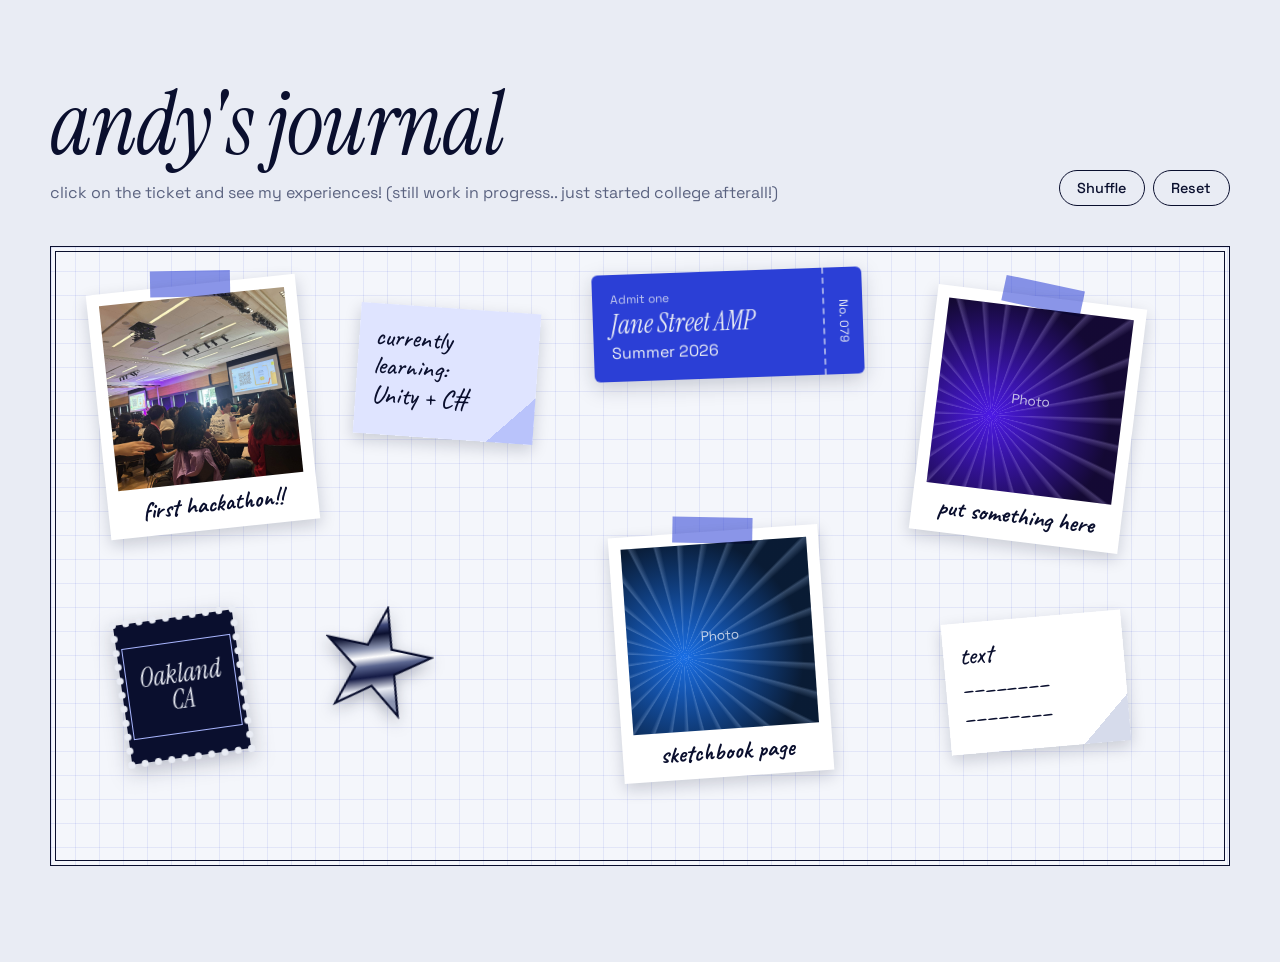
<file: index.html>
<!DOCTYPE html>
<html lang="en">
<head>
  <meta charset="UTF-8">
  <meta name="viewport" content="width=device-width, initial-scale=1">
  <title>andy's journal</title>
  <link rel="preconnect" href="https://fonts.googleapis.com">
  <link rel="preconnect" href="https://fonts.gstatic.com" crossorigin>
  <link href="https://fonts.googleapis.com/css2?family=Instrument+Serif:ital@0;1&family=Space+Grotesk:wght@400;500;700&family=Caveat:wght@500;700&display=swap" rel="stylesheet">
  <link rel="stylesheet" href="style.css">
  <script src="script.js" defer></script>
</head>
<body>

  <svg width="0" height="0" aria-hidden="true" style="position: absolute">
    <linearGradient id="metal" x1="0" y1="0" x2="0.35" y2="1">
      <stop offset="0" stop-color="#0a0f2e"/>
      <stop offset="0.14" stop-color="#c9cfe3"/>
      <stop offset="0.22" stop-color="#ffffff"/>
      <stop offset="0.3" stop-color="#3c4677"/>
      <stop offset="0.38" stop-color="#0a0f2e"/>
      <stop offset="0.5" stop-color="#8a93b0"/>
      <stop offset="0.58" stop-color="#ffffff"/>
      <stop offset="0.66" stop-color="#5b6690"/>
      <stop offset="0.76" stop-color="#141a45"/>
      <stop offset="0.88" stop-color="#e9ecf4"/>
      <stop offset="1" stop-color="#8a93b0"/>
    </linearGradient>
  </svg>

  <main class="scrapbook">
    <div class="container">
      <div class="section-head">
        <div>
          <h1>andy's journal</h1>
          <p class="board-hint">click on the ticket and see my experiences! (still work in progress.. just started college afterall!)</p>
        </div>
        <div class="board-actions">
          <button class="btn" id="shuffle">Shuffle</button>
          <button class="btn" id="reset">Reset</button>
        </div>
      </div>

      <div class="board">
        <figure class="scrap polaroid taped" style="left: 4%; top: 6%; --r: -6deg" data-mobile="4% 2%" data-entry="entry-hackathon" tabindex="0" role="button" aria-label="Open: first hackathon">
          <img src="images/dubhacks.jpg">
          <figcaption>first hackathon!!</figcaption>
        </figure>

        <div class="scrap sticky" style="left: 26%; top: 10%; --r: 4deg" data-mobile="52% 5%" data-entry="entry-unity" tabindex="0" role="button" aria-label="Open: learning Unity and C#">
          currently learning:<br>Unity + C#
        </div>

        <div class="scrap ticket" style="left: 46%; top: 4%; --r: -2deg" data-mobile="30% 24%" data-entry="entry-amp" tabindex="0" role="button" aria-label="Open: Jane Street AMP">
          <div class="ticket-main">
            <span class="ticket-label">Admit one</span>
            <strong>Jane Street AMP</strong>
            <span>Summer 2026</span>
          </div>
          <div class="ticket-stub">No. 079</div>
        </div>

        <figure class="scrap polaroid taped" style="left: 74%; top: 8%; --r: 7deg" data-mobile="50% 37%" data-entry="entry-photo2" tabindex="0" role="button" aria-label="Open: put something here">
          <div class="placeholder" style="--hue: 255">Photo</div>
          <figcaption>put something here</figcaption>
        </figure>

        <div class="scrap stamp" style="left: 6%; top: 60%; --r: -8deg" data-mobile="6% 38%">
          <span>Oakland<br>CA</span>
        </div>

        <div class="scrap star" style="left: 23%; top: 58%; --r: 12deg" data-mobile="14% 55%">
          <svg viewBox="0 0 100 100" aria-hidden="true">
            <path d="M50 2 L61 38 L98 38 L68 60 L79 96 L50 74 L21 96 L32 60 L2 38 L39 38 Z" fill="url(#metal)" stroke="#0a0f2e" stroke-width="2"/>
          </svg>
        </div>

        <figure class="scrap polaroid taped" style="left: 48%; top: 46%; --r: -4deg" data-mobile="6% 70%" data-entry="entry-sketchbook" tabindex="0" role="button" aria-label="Open: sketchbook page">
          <div class="placeholder" style="--hue: 215">Photo</div>
          <figcaption>sketchbook page</figcaption>
        </figure>

        <div class="scrap sticky sticky-alt" style="left: 76%; top: 60%; --r: -5deg" data-mobile="52% 76%">
          text<br>________<br>________
        </div>
      </div>
    </div>
  </main>

  <dialog id="journal" class="journal">
    <article class="page">
      <form method="dialog"><button class="page-close">Close</button></form>
      <div class="page-content"></div>
    </article>
  </dialog>

  <template id="entry-amp">
    <p class="entry-date">New York City, NY</p>
    <h2>Jane Street AMP</h2>
      <div class="photo-stack" tabindex="0" role="button" aria-label="Next photo">
      <figure class="entry-photo">
        <img src="images/amp-3.jpg">
        <figcaption>locking in...</figcaption>
      </figure>
      <figure class="entry-photo">
        <img src="images/amp-2.jpg">
        <figcaption>1v12 chess match :o</figcaption>
      </figure>
      <figure class="entry-photo">
        <img src="images/amp-1.jpg">
        <figcaption>the team's mad ramblings..</figcaption>
      </figure>
    </div>
    <h3>what did i learn?</h3>
    <p>we learned three main subjects: python, number theory, and combo (combinatorics)!</p>
    <h3>what types of projects did i make?</h3>
    <p>we made wordle bots, board game bots, etc. the favorite thing we made was algogem, which was a bot that played megagem, a board game that simulated the trade market!</p>
    <h3>what was it like?</h3>
    <p>genuinely, a life-changing experience. you learn from very knowledgable faculty and had the help of college students that were just in your shoes a couple years ago :D</p>
    <p class="margin-note">july 2026</p>
  </template>

  <template id="entry-unity">
    <p class="entry-date">learning log</p>
    <h2>learning Unity + C#</h2>

    <!-- new block every entry -->
    <section class="log-entry">
      <p class="log-day">starting place..</p>
      <h3>stuff i did in my high school years</h3>
      <div class="video-clip">
        <!-- <video src="put yo video" controls playsinline preload="metadata"></video> -->
        <div class="video-placeholder">video coming soon</div>
      </div>
      <p>basics in unity. played around w/ the workspace in general, experimenting with both 3d and 2d games :)</p>
    </section>
  </template>

  <template id="entry-hackathon">
    <p class="entry-date">dubhacks 2026!</p>
    <h2>first hackathon!!</h2>
    <figure class="entry-photo">
      <img src="images/dubhacksteam.jpg">
      <figcaption>my team :)</figcaption>
    </figure>
    <h3>what did i make?</h3>
    <p>alongside with my super duper cool teammates, we made <a href="https://devpost.com/software/comes-in-waves">it comes in waves</a>, a narrative-style PSA meant for younger audiences to see and point out the signs of an abusive relationship!</p>
  </template>

  <template id="entry-photo2">
    <p class="entry-date">placeholder</p>
    <h2>put something here</h2>
    <figure class="entry-photo">
      <div class="placeholder" style="--hue: 255">Photo</div>
      <figcaption>placeholder</figcaption>
    </figure>
    <h3>placeholder</h3>
    <p>placeholder</p>
    <h3>placeholder</h3>
    <p>placeholder</p>
  </template>

  <template id="entry-sketchbook">
    <p class="entry-date">placeholder</p>
    <h2>sketchbook page</h2>
    <figure class="entry-photo">
      <div class="placeholder" style="--hue: 215">Photo</div>
      <figcaption>placeholder</figcaption>
    </figure>
    <h3>placeholder</h3>
    <p>placeholder</p>
    <h3>placeholder</h3>
    <p>placeholder</p>
  </template>

</body>
</html>
</file>
<file: style.css>
:root {
  --chrome: #e9ecf4;
  --ink: #0a0f2e;
  --ultramarine: #2b3fd6;
  --periwinkle: #a9b6ff;
  --serif: "Instrument Serif", "Times New Roman", serif;
  --sans: "Space Grotesk", system-ui, sans-serif;
}

*, *::before, *::after { box-sizing: border-box; }

body {
  margin: 0;
  font-family: var(--sans);
  line-height: 1.6;
  color: var(--ink);
  background: var(--chrome);
}

:focus-visible { outline: 2px solid var(--ultramarine); outline-offset: 3px; }

.container {
  width: min(100% - 3rem, 1180px);
  margin-inline: auto;
}

.scrapbook { padding: 5rem 0 6rem; }

.section-head {
  display: flex;
  flex-wrap: wrap;
  justify-content: space-between;
  align-items: flex-end;
  gap: 1.5rem;
  margin-bottom: 2.5rem;
}

h1 {
  margin: 0;
  font: italic 400 clamp(3rem, 8vw, 5.5rem)/1 var(--serif);
  letter-spacing: -0.01em;
}

.board-hint { margin: 0.75rem 0 0; color: #5b6380; }

.board-actions { display: flex; gap: 0.5rem; }

.btn {
  font: 500 0.9rem var(--sans);
  padding: 0.5rem 1.1rem;
  border: 1px solid var(--ink);
  border-radius: 999px;
  background: transparent;
  color: var(--ink);
  cursor: pointer;
}
.btn:hover { background: var(--ink); color: var(--chrome); }

.board {
  position: relative;
  height: 620px;
  border: 1px solid var(--ink);
  outline: 1px solid var(--ink);
  outline-offset: -6px;
  background-color: #f4f6fb;
  background-image:
    linear-gradient(rgba(43, 63, 214, 0.09) 1px, transparent 1px),
    linear-gradient(90deg, rgba(43, 63, 214, 0.09) 1px, transparent 1px);
  background-size: 24px 24px;
  overflow: hidden;
}

.scrap {
  position: absolute;
  margin: 0;
  cursor: grab;
  touch-action: none;
  user-select: none;
  transform: rotate(var(--r, 0deg));
  transition: transform 0.15s, box-shadow 0.15s;
  box-shadow: 0 6px 16px rgba(10, 15, 46, 0.18);
}
.scrap.is-dragging {
  cursor: grabbing;
  transform: rotate(var(--r, 0deg)) scale(1.06);
  box-shadow: 0 18px 36px rgba(10, 15, 46, 0.3);
  transition: none;
}

.placeholder {
  aspect-ratio: 1;
  display: grid;
  place-items: center;
  font-size: 0.85rem;
  color: rgba(233, 236, 244, 0.8);
  background:
    repeating-conic-gradient(from 0deg at 30% 60%, transparent 0deg, hsla(var(--hue), 100%, 85%, 0.25) 1deg, transparent 4deg, transparent 12deg),
    radial-gradient(circle at 30% 60%, hsl(var(--hue), 80%, 50%), hsl(var(--hue), 70%, 12%) 70%);
}

.polaroid {
  width: 210px;
  padding: 12px 12px 0;
  background: #fff;
}
.polaroid img { display: block; width: 100%; aspect-ratio: 1; object-fit: cover; pointer-events: none; }
.polaroid figcaption {
  font: 700 1.5rem/1 "Caveat", cursive;
  text-align: center;
  padding: 0.6rem 0 0.9rem;
}

.taped::before {
  content: "";
  position: absolute;
  top: -14px;
  left: 50%;
  width: 80px;
  height: 26px;
  translate: -50% 0;
  rotate: 5deg;
  background: rgba(43, 63, 214, 0.55);
  mix-blend-mode: multiply;
}

.sticky {
  width: 180px;
  padding: 1.1rem 1rem 1.6rem;
  font: 500 1.6rem/1.15 "Caveat", cursive;
  background: linear-gradient(135deg, #dfe4ff 0 85%, #b9c3fb 85%);
}
.sticky-alt { background: linear-gradient(135deg, #fff 0 85%, #d6dbeb 85%); }

.ticket {
  display: flex;
  width: 270px;
  color: var(--chrome);
  background: var(--ultramarine);
  border-radius: 6px;
}
.ticket-main {
  display: flex;
  flex-direction: column;
  gap: 0.15rem;
  padding: 1rem 1.1rem;
  flex: 1;
  border-right: 2px dashed rgba(233, 236, 244, 0.6);
}
.ticket-main strong { font: italic 400 1.6rem/1 var(--serif); }
.ticket-label { font-size: 0.75rem; opacity: 0.8; }
.ticket-stub {
  writing-mode: vertical-rl;
  padding: 0.75rem 0.6rem;
  font-size: 0.75rem;
  text-align: center;
}

.stamp {
  width: 120px;
  height: 140px;
  display: grid;
  place-items: center;
  background: var(--ink);
  outline: 7px dotted var(--chrome);
  outline-offset: -3px;
  box-shadow: none;
  filter: drop-shadow(0 6px 10px rgba(10, 15, 46, 0.25));
}
.stamp span {
  font: italic 1.6rem/1 var(--serif);
  text-align: center;
  color: var(--chrome);
  border: 1px solid var(--periwinkle);
  padding: 1.2rem 0.8rem;
}

.star {
  width: 110px;
  height: 110px;
  box-shadow: none;
  filter: drop-shadow(0 6px 8px rgba(10, 15, 46, 0.3));
}
.star svg { display: block; width: 100%; height: 100%; }

/* Phones: sizes use vw (1vw = 1% of screen width) so everything shrinks to fit any phone */
@media (max-width: 700px) {
  .scrapbook { padding-top: 3rem; }
  .board { height: 220vw; }
  .polaroid { width: 38vw; padding: 2vw 2vw 0; }
  .polaroid figcaption { font-size: 4.4vw; padding: 1.5vw 0 2.5vw; }
  .taped::before { width: 16vw; height: 5vw; top: -2.6vw; }
  .sticky { width: 34vw; padding: 3vw 3vw 4.5vw; font-size: 5vw; }
  .ticket { width: 52vw; }
  .ticket-main { padding: 3vw 3.5vw; }
  .ticket-main span { font-size: 3.6vw; }
  .ticket-main strong { font-size: 5vw; }
  .ticket-label, .ticket-stub { font-size: 2.8vw; }
  .ticket-stub { padding: 2vw 1.6vw; }
  .stamp { width: 24vw; height: 28vw; outline-width: 5px; }
  .stamp span { font-size: 4.6vw; padding: 3vw 2vw; }
  .star { width: 20vw; height: 20vw; }
}

/* ---------- INTERACT  ---------- */
.scrap[data-entry]:focus-visible { outline: 2px solid var(--ultramarine); outline-offset: 4px; }

.ticket { background: none; box-shadow: none; filter: drop-shadow(0 6px 10px rgba(10, 15, 46, 0.2)); }
.ticket-main { background: var(--ultramarine); border-radius: 6px 0 0 6px; }
.ticket-stub { background: var(--ultramarine); border-radius: 0 6px 6px 0; }

.ticket.is-ripping .ticket-main {
  clip-path: polygon(0 0, 100% 0, 97% 10%, 100% 20%, 97% 30%, 100% 40%, 97% 50%, 100% 60%, 97% 70%, 100% 80%, 97% 90%, 100% 100%, 0 100%);
  animation: tug 0.3s ease-in-out;
}
.ticket.is-ripping .ticket-stub {
  clip-path: polygon(10% 0, 100% 0, 100% 100%, 10% 100%, 0 90%, 10% 80%, 0 70%, 10% 60%, 0 50%, 10% 40%, 0 30%, 10% 20%, 0 10%);
  animation: rip 0.75s ease-in forwards;
}
@keyframes tug {
  50% { transform: translateX(-5px) rotate(-1.5deg); }
}
@keyframes rip {
  0% { transform: none; }
  30% { transform: translateX(8px) rotate(6deg); }
  100% { transform: translate(50px, 160px) rotate(40deg); opacity: 0; }
}

.polaroid.is-opening { animation: lift 0.35s ease-out forwards; }
@keyframes lift {
  to { transform: rotate(0deg) scale(1.1); box-shadow: 0 20px 40px rgba(10, 15, 46, 0.3); }
}

.journal {
  width: min(92vw, 640px);
  max-width: none;
  padding: 0;
  border: none;
  background: none;
  overflow: visible;
}
.journal:focus-visible { outline: none; }
.journal::backdrop { background: rgba(10, 15, 46, 0.55); backdrop-filter: blur(3px); }
.journal[open] .page { animation: page-in 0.4s ease-out; }
@keyframes page-in {
  from { transform: translateY(40px) rotate(-4deg); opacity: 0; }
}

/* paper */
.page {
  position: relative;
  max-height: 86vh;
  overflow-y: auto;
  padding: 32px 2rem 64px 4.5rem;
  rotate: -1deg;
  color: var(--ink);
  background-color: #fdfdfb;
  background-image:
    linear-gradient(90deg, transparent 3.4rem, rgba(179, 32, 46, 0.5) 3.4rem, rgba(179, 32, 46, 0.5) calc(3.4rem + 1px), transparent calc(3.4rem + 1px)),
    linear-gradient(transparent 31px, rgba(43, 63, 214, 0.2) 31px, rgba(43, 63, 214, 0.2) 32px);
  background-size: 100% 100%, 100% 32px;
  background-attachment: local;
  box-shadow: 0 30px 60px rgba(0, 0, 0, 0.35);
}
.page::before {
  content: "";
  position: absolute;
  top: 0;
  left: 1rem;
  width: 20px;
  height: 100%;
  background: radial-gradient(circle, rgba(10, 15, 46, 0.35) 7px, transparent 8px) center 48px / 20px 160px repeat-y;
}

.page-close {
  position: sticky;
  top: 0;
  float: right;
  font: 700 1.3rem "Caveat", cursive;
  padding: 0 0.8rem;
  border: 1.5px solid var(--ink);
  border-radius: 999px;
  background: #fdfdfb;
  color: var(--ink);
  cursor: pointer;
}
.page-close:hover { background: var(--ink); color: var(--chrome); }

.page-content { font: 500 1.45rem/32px "Caveat", cursive; }
.page-content p, .page-content ul { margin: 0 0 32px; }
.page-content ul { padding-left: 1.2rem; }
.entry-date { color: var(--ultramarine); }
.page-content h2 {
  margin: 0 0 32px;
  font: italic 400 2.3rem/32px var(--serif);
  padding-top: 8px;
}
.page-content h3 {
  margin: 0;
  font: 700 1.6rem/32px "Caveat", cursive;
  text-decoration: underline wavy rgba(43, 63, 214, 0.6);
  text-underline-offset: 6px;
}

.entry-photo {
  position: relative;
  float: right;
  width: 180px;
  margin: 0 0 32px 1.25rem;
  padding: 10px 10px 0;
  background: #fff;
  rotate: 3deg;
  box-shadow: 0 6px 16px rgba(10, 15, 46, 0.18);
}
.entry-photo::before {
  content: "";
  position: absolute;
  top: -12px;
  left: 50%;
  width: 70px;
  height: 22px;
  translate: -50% 0;
  rotate: -4deg;
  background: rgba(43, 63, 214, 0.55);
}
.entry-photo img { display: block; width: 100%; aspect-ratio: 1; object-fit: cover; }
.entry-photo figcaption { font-size: 1.15rem; line-height: 1; text-align: center; padding: 0.5rem 0 0.7rem; }

.margin-note {
  display: inline-block;
  color: var(--blood, #b3202e);
  rotate: -3deg;
  border: 1.5px solid currentColor;
  border-radius: 50%;
  padding: 0 0.9rem;
}

@media (max-width: 700px) {
  .page { padding: 32px 1.25rem 48px 3.5rem; }
  .page::before { left: 0.5rem; }
  .page { background-image:
    linear-gradient(90deg, transparent 2.6rem, rgba(179, 32, 46, 0.5) 2.6rem, rgba(179, 32, 46, 0.5) calc(2.6rem + 1px), transparent calc(2.6rem + 1px)),
    linear-gradient(transparent 31px, rgba(43, 63, 214, 0.2) 31px, rgba(43, 63, 214, 0.2) 32px); }
  .entry-photo { float: none; width: 150px; margin: 8px auto 32px; }
  .page-content h2 { font-size: 1.9rem; }
}

@media (prefers-reduced-motion: reduce) {
  .ticket.is-ripping .ticket-main, .ticket.is-ripping .ticket-stub,
  .polaroid.is-opening, .journal[open] .page { animation: none; }
}

.photo-stack {
  float: right;
  display: grid;
  width: 180px;
  margin: 0 0 32px 1.5rem;
}
.photo-stack .entry-photo {
  grid-area: 1 / 1;
  float: none;
  width: 100%;
  margin: 0;
  z-index: 1;
  rotate: 8deg;
  translate: 10px 10px;
  transition: translate 0.45s ease-in-out, rotate 0.45s ease-in-out, scale 0.45s ease-in-out;
}

.photo-stack .entry-photo[data-pos="0"] { z-index: 3; rotate: 3deg; translate: 0 0; }
.photo-stack .entry-photo[data-pos="1"] { z-index: 2; rotate: -5deg; translate: -10px 6px; }

.photo-stack .entry-photo.is-out { translate: -105% -18px; rotate: -14deg; scale: 1.04; }

.photo-stack .entry-photo.is-tucking { animation: tuck 0.9s ease-in-out; }
@keyframes tuck {
  0% { translate: -105% -18px; rotate: -14deg; scale: 1.04; }
  45% { translate: -35% 38%; rotate: -6deg; scale: 0.96; }
}

.stack-nav {
  grid-row: 2;
  display: flex;
  justify-content: center;
  gap: 0.75rem;
  padding-top: 1rem;
}
.stack-nav button {
  width: 34px;
  height: 34px;
  display: grid;
  place-items: center;
  padding: 0;
  font: 700 1.2rem/1 var(--sans);
  color: var(--ink);
  background: #fdfdfb;
  border: 1.5px solid var(--ink);
  border-radius: 50%;
  cursor: pointer;
}
.stack-nav button:hover { background: var(--ink); color: var(--chrome); }

@media (max-width: 700px) {
  .photo-stack { float: none; width: 170px; margin: 8px auto 32px; }
  .photo-stack .entry-photo.is-out { translate: -75% -24px; }
  @keyframes tuck {
   50% { translate: -75% -24px; rotate: -14deg; scale: 1.04; }
    85% { translate: -25% 38%; rotate: -6deg; scale: 0.96; }
  }
}

@media (prefers-reduced-motion: reduce) {
  .photo-stack .entry-photo.is-tucking { animation: none; }
}

/* ---------- learnning logs ---------- */
.sticky::after {
  content: "";
  position: absolute;
  inset: 0;
  pointer-events: none;
  opacity: 0;
  background: linear-gradient(to top, rgba(10, 15, 46, 0.28), rgba(255, 255, 255, 0.35) 40%, transparent 70%);
}
.sticky.is-peeling {
  transform-origin: 50% 0;
  animation: peel 0.7s cubic-bezier(0.5, 0, 0.75, 0) forwards;
}
.sticky.is-peeling::after { animation: peel-shade 0.7s ease-in forwards; }
@keyframes peel {
  0%   { transform: perspective(700px) rotate(var(--r)); }
  40%  { transform: perspective(700px) rotate(var(--r)) rotateX(-28deg) skewX(-6deg);
         box-shadow: 0 22px 30px rgba(10, 15, 46, 0.3); }
  100% { transform: perspective(700px) rotate(0deg) translateY(-70px) rotateX(-70deg) scale(1.15);
         box-shadow: 0 40px 50px rgba(10, 15, 46, 0.25); opacity: 0; }
}
@keyframes peel-shade { to { opacity: 1; } }

/* journal unfolds from the top, like the note flipping open */
.journal.from-sticky[open] .page {
  transform-origin: 50% 0;
  animation: unfold 0.55s cubic-bezier(0.2, 0.8, 0.3, 1);
}
@keyframes unfold {
  from { transform: perspective(1200px) rotateX(-75deg) scale(0.6); opacity: 0; }
  60%  { opacity: 1; }
}

.log-entry { clear: both; }
.log-day { margin: 0 !important; color: var(--ultramarine); font-size: 1.15rem; }
.log-entry + .log-entry { border-top: 2px dashed rgba(10, 15, 46, 0.25); padding-top: 30px; }

.video-clip {
  position: relative;
  margin: 16px 0 32px;
  padding: 10px;
  background: #fff;
  rotate: -1deg;
  box-shadow: 0 6px 16px rgba(10, 15, 46, 0.18);
}
.video-clip::before {
  content: "";
  position: absolute;
  top: -12px;
  left: 50%;
  width: 70px;
  height: 22px;
  translate: -50% 0;
  rotate: 3deg;
  background: rgba(43, 63, 214, 0.55);
  z-index: 1;
}
.video-clip video, .video-clip iframe, .video-placeholder {
  display: block;
  width: 100%;
  aspect-ratio: 16 / 9;
  border: 0;
  background: var(--ink);
}
.video-placeholder { display: grid; place-items: center; color: var(--periwinkle); }

@media (prefers-reduced-motion: reduce) {
  .sticky.is-peeling, .sticky.is-peeling::after, .journal.from-sticky[open] .page { animation: none; }
}

.peel-flap {
  position: absolute;
  inset: 0;
  pointer-events: none;
  clip-path: polygon(100% 100%, 100% 100%, 100% 100%);
  background: linear-gradient(135deg, #9aa7f2 35%, #d9defc 55%, #ffffff 65%);
}
</file>
